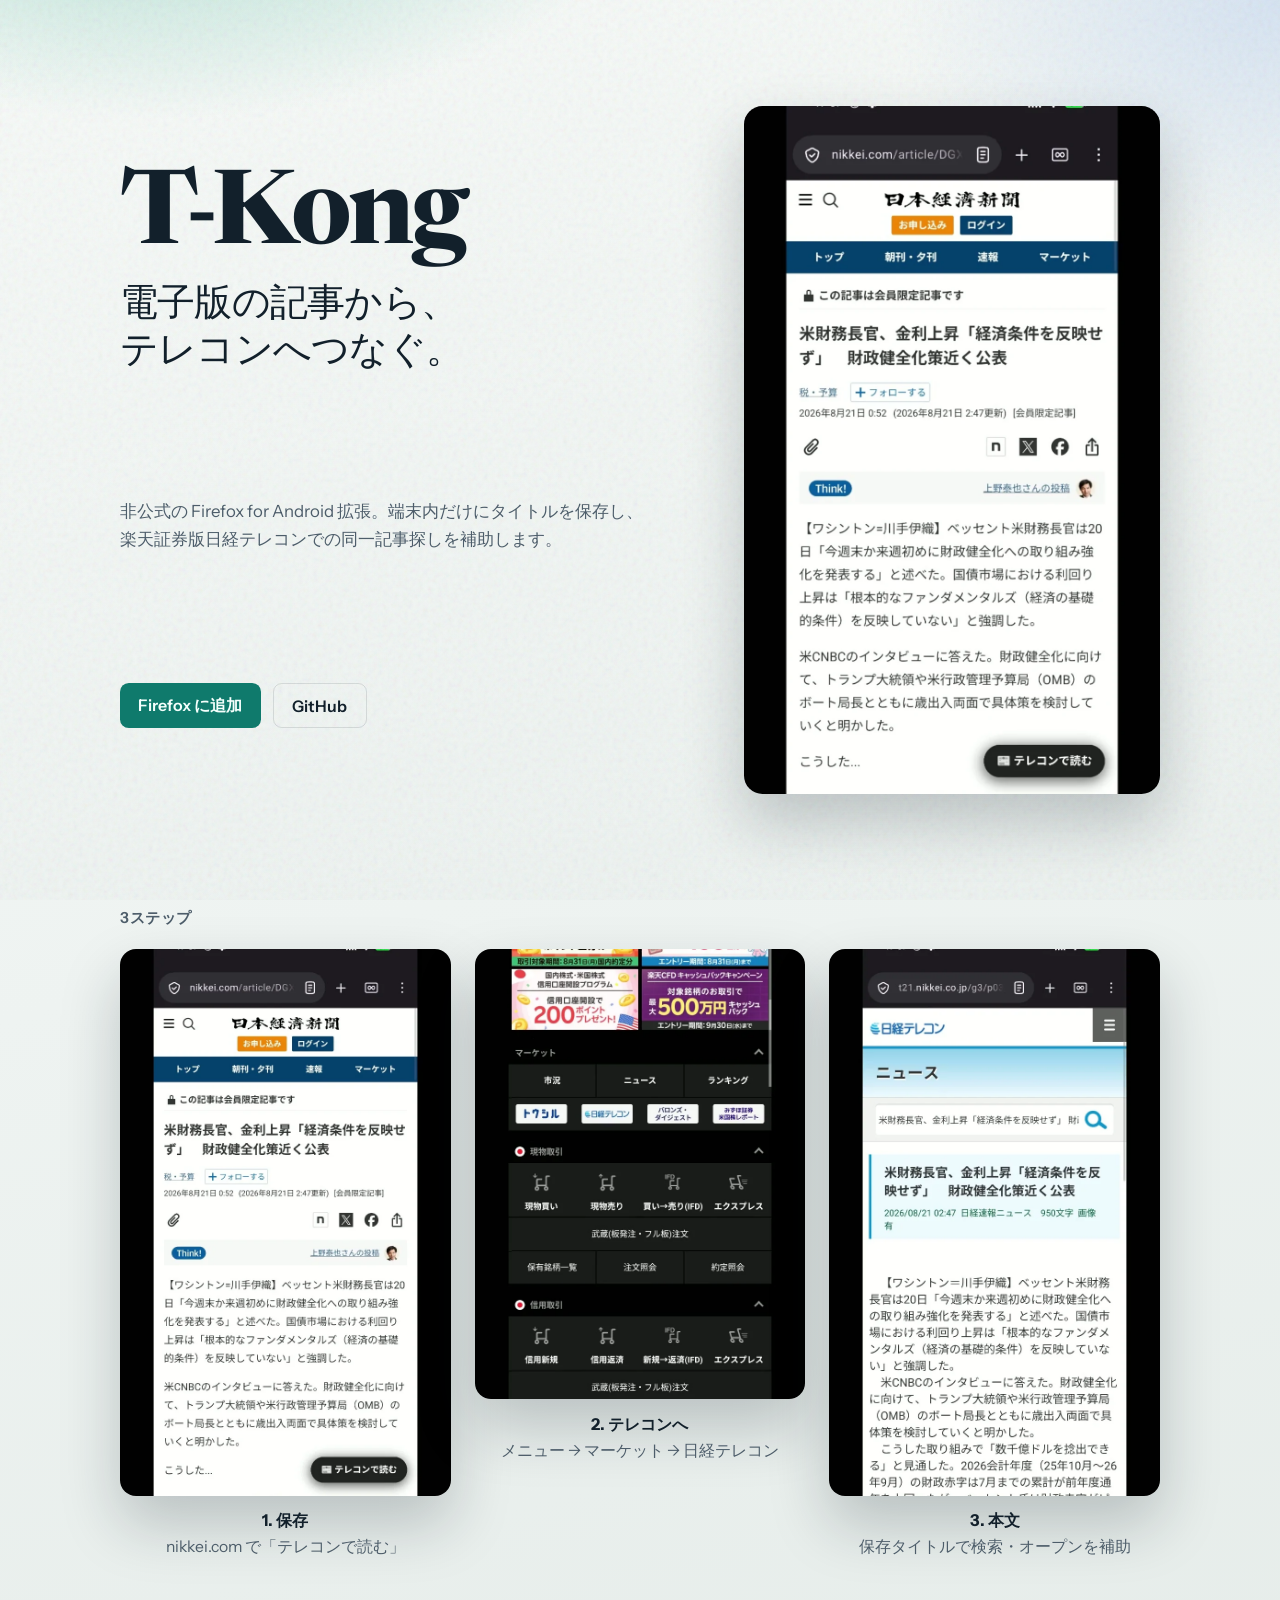
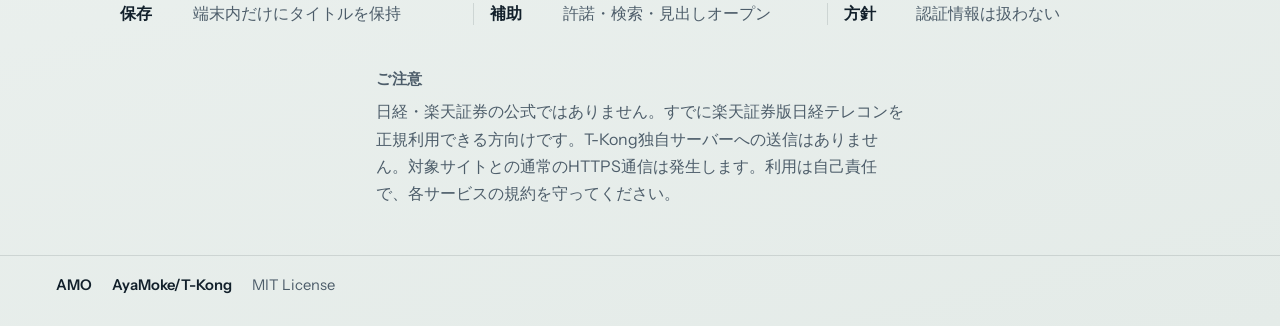
<file: docs/index.html>
<!DOCTYPE html>
<html lang="ja">
  <head>
    <meta charset="utf-8" />
    <meta name="viewport" content="width=device-width, initial-scale=1" />
    <title>T-Kong</title>
    <meta
      name="description"
      content="日経電子版から楽天証券版日経テレコンへ、同一記事探しを補助する非公式Firefox拡張。"
    />
    <link rel="preconnect" href="https://fonts.googleapis.com" />
    <link rel="preconnect" href="https://fonts.gstatic.com" crossorigin />
    <link
      href="https://fonts.googleapis.com/css2?family=Instrument+Sans:wght@400;600;700&family=Newsreader:opsz,wght@6..72,500;6..72,700&display=swap"
      rel="stylesheet"
    />
    <link rel="stylesheet" href="styles.css" />
    <link rel="icon" href="icon-48.png" />
  </head>
  <body>
    <div class="grain" aria-hidden="true"></div>

    <header class="hero">
      <p class="brand">T-Kong</p>
      <h1 class="tagline">電子版の記事から、<br />テレコンへつなぐ。</h1>
      <div class="hero-visual">
        <picture>
          <source
            media="(max-width: 859px)"
            srcset="media/hero-mobile.webp"
            type="image/webp"
          />
          <img
            class="hero-shot"
            src="media/hero.webp"
            width="900"
            height="1488"
            alt="日経記事画面に「テレコンで読む」ボタンが表示されている様子"
            decoding="async"
            fetchpriority="high"
          />
        </picture>
      </div>
      <p class="lead">
        非公式の Firefox for Android 拡張。端末内だけにタイトルを保存し、楽天証券版日経テレコンでの同一記事探しを補助します。
      </p>
      <div class="actions">
        <a
          class="btn primary"
          href="https://addons.mozilla.org/ja/firefox/addon/t-kong/"
          >Firefox に追加</a
        >
        <a class="btn ghost" href="https://github.com/AyaMoke/T-Kong">GitHub</a>
      </div>
    </header>

    <section class="flow" aria-label="使い方の流れ">
      <h2 class="flow-title">3ステップ</h2>
      <ol class="flow-list">
        <li class="flow-item">
          <figure>
            <img
              src="media/step-1.webp"
              width="720"
              height="1190"
              alt="日経電子版の記事に「テレコンで読む」ボタンが表示された画面"
              loading="lazy"
              decoding="async"
            />
            <figcaption>
              <strong>1. 保存</strong>
              nikkei.com で「テレコンで読む」
            </figcaption>
          </figure>
        </li>
        <li class="flow-item">
          <figure>
            <img
              src="media/step-2.webp"
              width="720"
              height="980"
              alt="iSPEEDのメニュー内マーケットにある日経テレコンボタン"
              loading="lazy"
              decoding="async"
            />
            <figcaption>
              <strong>2. テレコンへ</strong>
              メニュー → マーケット → 日経テレコン
            </figcaption>
          </figure>
        </li>
        <li class="flow-item">
          <figure>
            <img
              src="media/step-3.webp"
              width="720"
              height="1190"
              alt="日経テレコンで同一記事の本文が表示された画面"
              loading="lazy"
              decoding="async"
            />
            <figcaption>
              <strong>3. 本文</strong>
              保存タイトルで検索・オープンを補助
            </figcaption>
          </figure>
        </li>
      </ol>
    </section>

    <section class="strip" aria-label="要点">
      <p><strong>保存</strong> 端末内だけにタイトルを保持</p>
      <p><strong>補助</strong> 許諾・検索・見出しオープン</p>
      <p><strong>方針</strong> 認証情報は扱わない</p>
    </section>

    <section class="note">
      <h2>ご注意</h2>
      <p>
        日経・楽天証券の公式ではありません。すでに楽天証券版日経テレコンを正規利用できる方向けです。T-Kong独自サーバーへの送信はありません。対象サイトとの通常のHTTPS通信は発生します。利用は自己責任で、各サービスの規約を守ってください。
      </p>
    </section>

    <footer>
      <a href="https://addons.mozilla.org/ja/firefox/addon/t-kong/">AMO</a>
      <a href="https://github.com/AyaMoke/T-Kong">AyaMoke/T-Kong</a>
      <span>MIT License</span>
    </footer>

    <script src="main.js"></script>
  </body>
</html>
</file>
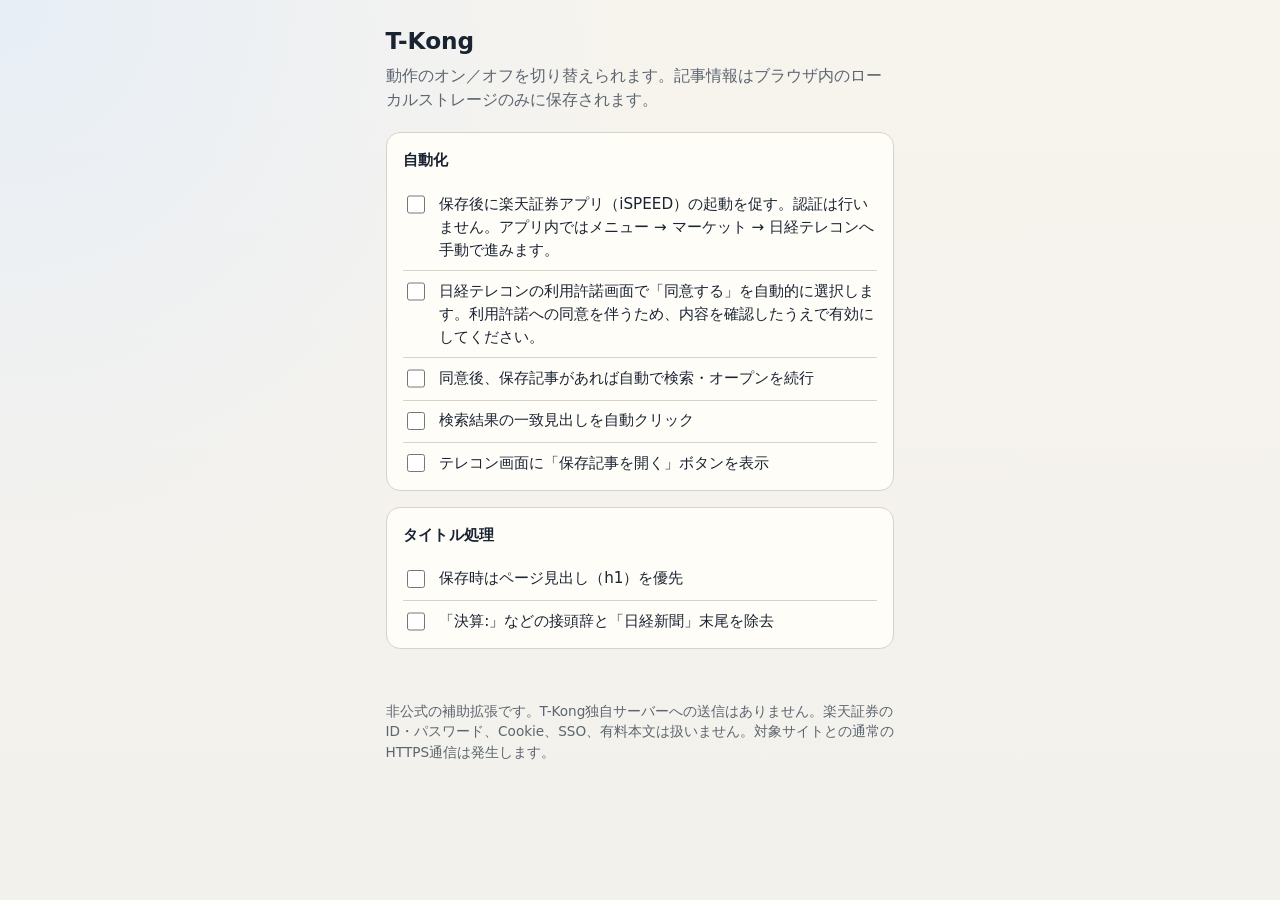
<file: options/options.html>
<!DOCTYPE html>
<html lang="ja">
  <head>
    <meta charset="utf-8" />
    <meta name="viewport" content="width=device-width, initial-scale=1" />
    <title>T-Kong 設定</title>
    <link rel="stylesheet" href="options.css" />
  </head>
  <body>
    <main>
      <h1>T-Kong</h1>
      <p class="lead">動作のオン／オフを切り替えられます。記事情報はブラウザ内のローカルストレージのみに保存されます。</p>

      <section>
        <h2>自動化</h2>
        <label>
          <input type="checkbox" id="openBrokerAppAfterSave" />
          保存後に楽天証券アプリ（iSPEED）の起動を促す。認証は行いません。アプリ内ではメニュー → マーケット → 日経テレコンへ手動で進みます。
        </label>
        <label>
          <input type="checkbox" id="autoConsent" />
          <span>
            日経テレコンの利用許諾画面で「同意する」を自動的に選択します。利用許諾への同意を伴うため、内容を確認したうえで有効にしてください。
          </span>
        </label>
        <label>
          <input type="checkbox" id="autoOpenAfterConsent" />
          同意後、保存記事があれば自動で検索・オープンを続行
        </label>
        <label>
          <input type="checkbox" id="autoClickResult" />
          検索結果の一致見出しを自動クリック
        </label>
        <label>
          <input type="checkbox" id="showFloatingButton" />
          テレコン画面に「保存記事を開く」ボタンを表示
        </label>
      </section>

      <section>
        <h2>タイトル処理</h2>
        <label>
          <input type="checkbox" id="preferHeadline" />
          保存時はページ見出し（h1）を優先
        </label>
        <label>
          <input type="checkbox" id="stripTitlePrefixes" />
          「決算:」などの接頭辞と「日経新聞」末尾を除去
        </label>
      </section>

      <p id="status" class="status" aria-live="polite"></p>
      <p class="note">
        非公式の補助拡張です。T-Kong独自サーバーへの送信はありません。楽天証券のID・パスワード、Cookie、SSO、有料本文は扱いません。対象サイトとの通常のHTTPS通信は発生します。
      </p>
    </main>
    <script src="../shared/settings.js"></script>
    <script src="options.js"></script>
  </body>
</html>
</file>
<file: docs/styles.css>
:root {
  --ink: #12202b;
  --muted: #4d5d6a;
  --paper: #eef3f1;
  --panel: rgba(255, 255, 255, 0.55);
  --line: rgba(18, 32, 43, 0.12);
  --accent: #0f7a6c;
  --accent-ink: #073f38;
  --glow: #9fd7c8;
  --phone-shadow: 0 28px 60px rgba(18, 32, 43, 0.22);
}

* {
  box-sizing: border-box;
}

html,
body {
  margin: 0;
  min-height: 100%;
}

body {
  color: var(--ink);
  font-family: "Instrument Sans", sans-serif;
  background:
    radial-gradient(900px 520px at 12% -10%, var(--glow), transparent 60%),
    radial-gradient(700px 480px at 100% 0%, #d7e4f2, transparent 55%),
    linear-gradient(165deg, #f7faf8 0%, var(--paper) 45%, #e4ebe8 100%);
  overflow-x: hidden;
}

.grain {
  pointer-events: none;
  position: fixed;
  inset: 0;
  opacity: 0.18;
  background-image: url("data:image/svg+xml,%3Csvg viewBox='0 0 200 200' xmlns='http://www.w3.org/2000/svg'%3E%3Cfilter id='n'%3E%3CfeTurbulence type='fractalNoise' baseFrequency='0.9' numOctaves='3' stitchTiles='stitch'/%3E%3C/filter%3E%3Crect width='100%25' height='100%25' filter='url(%23n)' opacity='0.55'/%3E%3C/svg%3E");
  mix-blend-mode: multiply;
  z-index: 0;
}

.hero,
.flow,
.strip,
.note,
footer {
  position: relative;
  z-index: 1;
}

.hero {
  min-height: 100svh;
  display: grid;
  align-items: center;
  gap: 0.85rem 1.5rem;
  padding: clamp(1.5rem, 5vw, 3.5rem);
  max-width: 72rem;
  margin: 0 auto;
  grid-template-columns: 1fr;
}

.hero-copy {
  max-width: 34rem;
}

.brand {
  margin: 0;
  font-family: "Newsreader", serif;
  font-size: clamp(3.4rem, 12vw, 6.4rem);
  font-weight: 700;
  letter-spacing: -0.04em;
  line-height: 0.92;
  opacity: 0;
  transform: translateY(18px);
  animation: rise 0.9s cubic-bezier(0.2, 0.8, 0.2, 1) 0.05s forwards;
}

.tagline {
  margin: 0 0 0.35rem;
  font-family: "Newsreader", serif;
  font-size: clamp(1.55rem, 4.4vw, 2.35rem);
  font-weight: 500;
  line-height: 1.25;
  letter-spacing: -0.02em;
  opacity: 0;
  transform: translateY(18px);
  animation: rise 0.9s cubic-bezier(0.2, 0.8, 0.2, 1) 0.18s forwards;
}

.lead {
  margin: 0;
  max-width: 34rem;
  color: var(--muted);
  font-size: 1.05rem;
  line-height: 1.65;
  opacity: 0;
  transform: translateY(18px);
  animation: rise 0.9s cubic-bezier(0.2, 0.8, 0.2, 1) 0.32s forwards;
}

.actions {
  display: flex;
  flex-wrap: wrap;
  gap: 0.75rem;
  margin-top: 0.35rem;
  opacity: 0;
  transform: translateY(18px);
  animation: rise 0.9s cubic-bezier(0.2, 0.8, 0.2, 1) 0.46s forwards;
}

.btn {
  display: inline-flex;
  align-items: center;
  justify-content: center;
  min-height: 2.85rem;
  padding: 0.7rem 1.15rem;
  border-radius: 0.55rem;
  text-decoration: none;
  font-weight: 600;
  transition: transform 0.18s ease, background 0.18s ease, color 0.18s ease;
}

.btn:hover {
  transform: translateY(-1px);
}

.btn:active {
  transform: translateY(1px);
}

.btn.primary {
  background: var(--accent);
  color: #f4fffc;
}

.btn.primary:hover {
  background: var(--accent-ink);
}

.btn.ghost {
  background: transparent;
  color: var(--ink);
  border: 1px solid var(--line);
}

.btn.ghost:hover {
  background: var(--panel);
}

.hero-visual {
  justify-self: center;
  width: min(100%, 22rem);
  opacity: 0;
  transform: translateY(28px) scale(0.98);
  animation: rise-soft 1.05s cubic-bezier(0.2, 0.8, 0.2, 1) 0.28s forwards;
}

.hero-visual picture {
  display: block;
}

.hero-shot {
  display: block;
  width: 100%;
  height: auto;
  border-radius: 1.15rem;
  box-shadow: var(--phone-shadow);
  object-fit: cover;
  object-position: top center;
}

.flow {
  padding: 0.5rem clamp(1.5rem, 5vw, 3.5rem) 2.75rem;
  max-width: 72rem;
  margin: 0 auto;
}

.flow-title {
  margin: 0 0 1.25rem;
  font-size: 0.95rem;
  letter-spacing: 0.04em;
  text-transform: uppercase;
  color: var(--muted);
  font-weight: 600;
}

.flow-list {
  list-style: none;
  margin: 0;
  padding: 0;
  display: grid;
  gap: 1.75rem;
}

.flow-item {
  margin: 0;
  opacity: 0;
  transform: translateY(16px);
}

.flow-item.is-in {
  animation: rise 0.75s cubic-bezier(0.2, 0.8, 0.2, 1) forwards;
}

.flow-item figure {
  margin: 0;
}

.flow-item img {
  display: block;
  width: 100%;
  max-width: 18rem;
  margin: 0 auto;
  height: auto;
  border-radius: 1rem;
  box-shadow: var(--phone-shadow);
}

.flow-item figcaption {
  margin-top: 0.85rem;
  text-align: center;
  color: var(--muted);
  font-size: 0.98rem;
  line-height: 1.45;
}

.flow-item figcaption strong {
  display: block;
  margin-bottom: 0.2rem;
  color: var(--ink);
  font-size: 1.02rem;
}

.strip {
  display: grid;
  gap: 1rem;
  padding: 0 clamp(1.5rem, 5vw, 3.5rem) 2.5rem;
  max-width: 52rem;
  margin: 0 auto;
}

.strip p {
  margin: 0;
  padding: 0.95rem 0;
  border-top: 1px solid var(--line);
  color: var(--muted);
  font-size: 1rem;
  opacity: 0;
  transform: translateX(-10px);
}

.strip p.is-in {
  animation: slide 0.7s cubic-bezier(0.2, 0.8, 0.2, 1) forwards;
}

.strip strong {
  display: inline-block;
  min-width: 3.5rem;
  margin-right: 0.85rem;
  color: var(--ink);
}

.note {
  margin: 0 auto 3rem;
  padding: 0.25rem clamp(1.5rem, 5vw, 3.5rem) 0;
  max-width: 40rem;
}

.note h2 {
  margin: 0 0 0.55rem;
  font-size: 0.95rem;
  letter-spacing: 0.04em;
  text-transform: uppercase;
  color: var(--muted);
  font-weight: 600;
}

.note p {
  margin: 0;
  color: var(--muted);
  line-height: 1.7;
}

footer {
  display: flex;
  flex-wrap: wrap;
  gap: 0.75rem 1.25rem;
  padding: 1.25rem clamp(1.5rem, 5vw, 3.5rem) 2rem;
  border-top: 1px solid var(--line);
  color: var(--muted);
  font-size: 0.92rem;
}

footer a {
  color: var(--ink);
  text-decoration: none;
  font-weight: 600;
}

footer a:hover {
  text-decoration: underline;
}

@keyframes rise {
  to {
    opacity: 1;
    transform: translateY(0);
  }
}

@keyframes rise-soft {
  to {
    opacity: 1;
    transform: translateY(0) scale(1);
  }
}

@keyframes slide {
  to {
    opacity: 1;
    transform: translateX(0);
  }
}

@media (min-width: 860px) {
  .hero {
    grid-template-columns: minmax(0, 1.05fr) minmax(0, 0.95fr);
    grid-template-areas:
      "brand visual"
      "tagline visual"
      "lead visual"
      "actions visual";
    column-gap: 2.5rem;
    row-gap: 0.85rem;
    align-items: center;
    padding-block: clamp(2rem, 6vw, 4rem);
  }

  .brand {
    grid-area: brand;
    align-self: end;
    margin-bottom: 0.25rem;
  }

  .tagline {
    grid-area: tagline;
    align-self: start;
    margin: 0;
  }

  .lead {
    grid-area: lead;
    align-self: start;
  }

  .actions {
    grid-area: actions;
    align-self: start;
    margin-top: 0.5rem;
  }

  .hero-visual {
    grid-area: visual;
    width: min(100%, 26rem);
    justify-self: end;
    align-self: center;
  }

  .hero-shot {
    max-height: calc(100svh - 4rem);
    width: auto;
    max-width: 100%;
    margin-left: auto;
  }

  .flow-list {
    grid-template-columns: repeat(3, 1fr);
    gap: 1.5rem;
    align-items: start;
  }

  .flow-item img {
    max-width: none;
  }

  .strip {
    grid-template-columns: repeat(3, 1fr);
    gap: 1.25rem;
    max-width: 72rem;
  }

  .strip p {
    border-top: 0;
    border-left: 1px solid var(--line);
    padding: 0 0 0 1rem;
  }

  .strip p:first-child {
    border-left: 0;
    padding-left: 0;
  }
}

@media (max-width: 859px) {
  .hero {
    min-height: auto;
    padding-top: max(1.25rem, env(safe-area-inset-top));
    padding-bottom: 1.25rem;
    gap: 1.25rem;
  }

  .brand {
    font-size: clamp(2.6rem, 14vw, 3.6rem);
    margin-bottom: 0.75rem;
  }

  .tagline {
    font-size: clamp(1.25rem, 5.5vw, 1.65rem);
  }

  .lead {
    font-size: 0.98rem;
    line-height: 1.55;
  }

  .actions {
    margin-top: 0.15rem;
  }

  .btn {
    flex: 1 1 auto;
    min-width: calc(50% - 0.4rem);
  }

  .hero-visual {
    width: min(100%, 15.5rem);
    justify-self: center;
    margin: 0.15rem 0 0.35rem;
  }

  /* 3ステップは横スワイプで短く見せる */
  .flow {
    padding-inline: 0;
  }

  .flow-title {
    padding-inline: clamp(1.5rem, 5vw, 3.5rem);
  }

  .flow-list {
    display: flex;
    gap: 1rem;
    overflow-x: auto;
    scroll-snap-type: x mandatory;
    -webkit-overflow-scrolling: touch;
    padding: 0.15rem clamp(1.5rem, 5vw, 3.5rem) 0.75rem;
    scrollbar-width: none;
  }

  .flow-list::-webkit-scrollbar {
    display: none;
  }

  .flow-item {
    flex: 0 0 min(72vw, 15.5rem);
    scroll-snap-align: start;
  }

  .flow-item img {
    max-width: none;
    width: 100%;
  }

  .flow-item figcaption {
    font-size: 0.92rem;
  }

  .strip {
    gap: 0;
  }

  .strip p {
    padding: 0.8rem 0;
    font-size: 0.95rem;
  }
}
</file>
<file: options/options.css>
:root {
  color-scheme: light;
  --bg: #f3f1ec;
  --ink: #1a2332;
  --muted: #5c6570;
  --card: #fffdf8;
  --line: #d9d2c5;
  --accent: #1a2332;
}

* {
  box-sizing: border-box;
}

body {
  margin: 0;
  font: 16px/1.5 system-ui, sans-serif;
  color: var(--ink);
  background:
    radial-gradient(circle at top left, #e7eef6 0, transparent 40%),
    linear-gradient(180deg, #f7f4ee, var(--bg));
  min-height: 100vh;
}

main {
  max-width: 34rem;
  margin: 0 auto;
  padding: 1.5rem 1.1rem 2.5rem;
}

h1 {
  margin: 0 0 0.35rem;
  font-size: 1.45rem;
}

.lead,
.note,
.status {
  color: var(--muted);
}

.lead {
  margin: 0 0 1.25rem;
}

section {
  background: var(--card);
  border: 1px solid var(--line);
  border-radius: 14px;
  padding: 1rem 1rem 0.35rem;
  margin-bottom: 1rem;
}

h2 {
  margin: 0 0 0.75rem;
  font-size: 0.95rem;
  letter-spacing: 0.02em;
}

label {
  display: grid;
  grid-template-columns: auto 1fr;
  gap: 0.7rem;
  align-items: start;
  padding: 0.55rem 0;
  border-top: 1px solid var(--line);
  font-size: 0.95rem;
}

label:first-of-type {
  border-top: 0;
}

input[type="checkbox"] {
  width: 1.15rem;
  height: 1.15rem;
  margin-top: 0.15rem;
}

.status {
  min-height: 1.5rem;
  margin: 0.25rem 0 0.75rem;
}

.note {
  font-size: 0.85rem;
  margin: 0;
}
</file>
